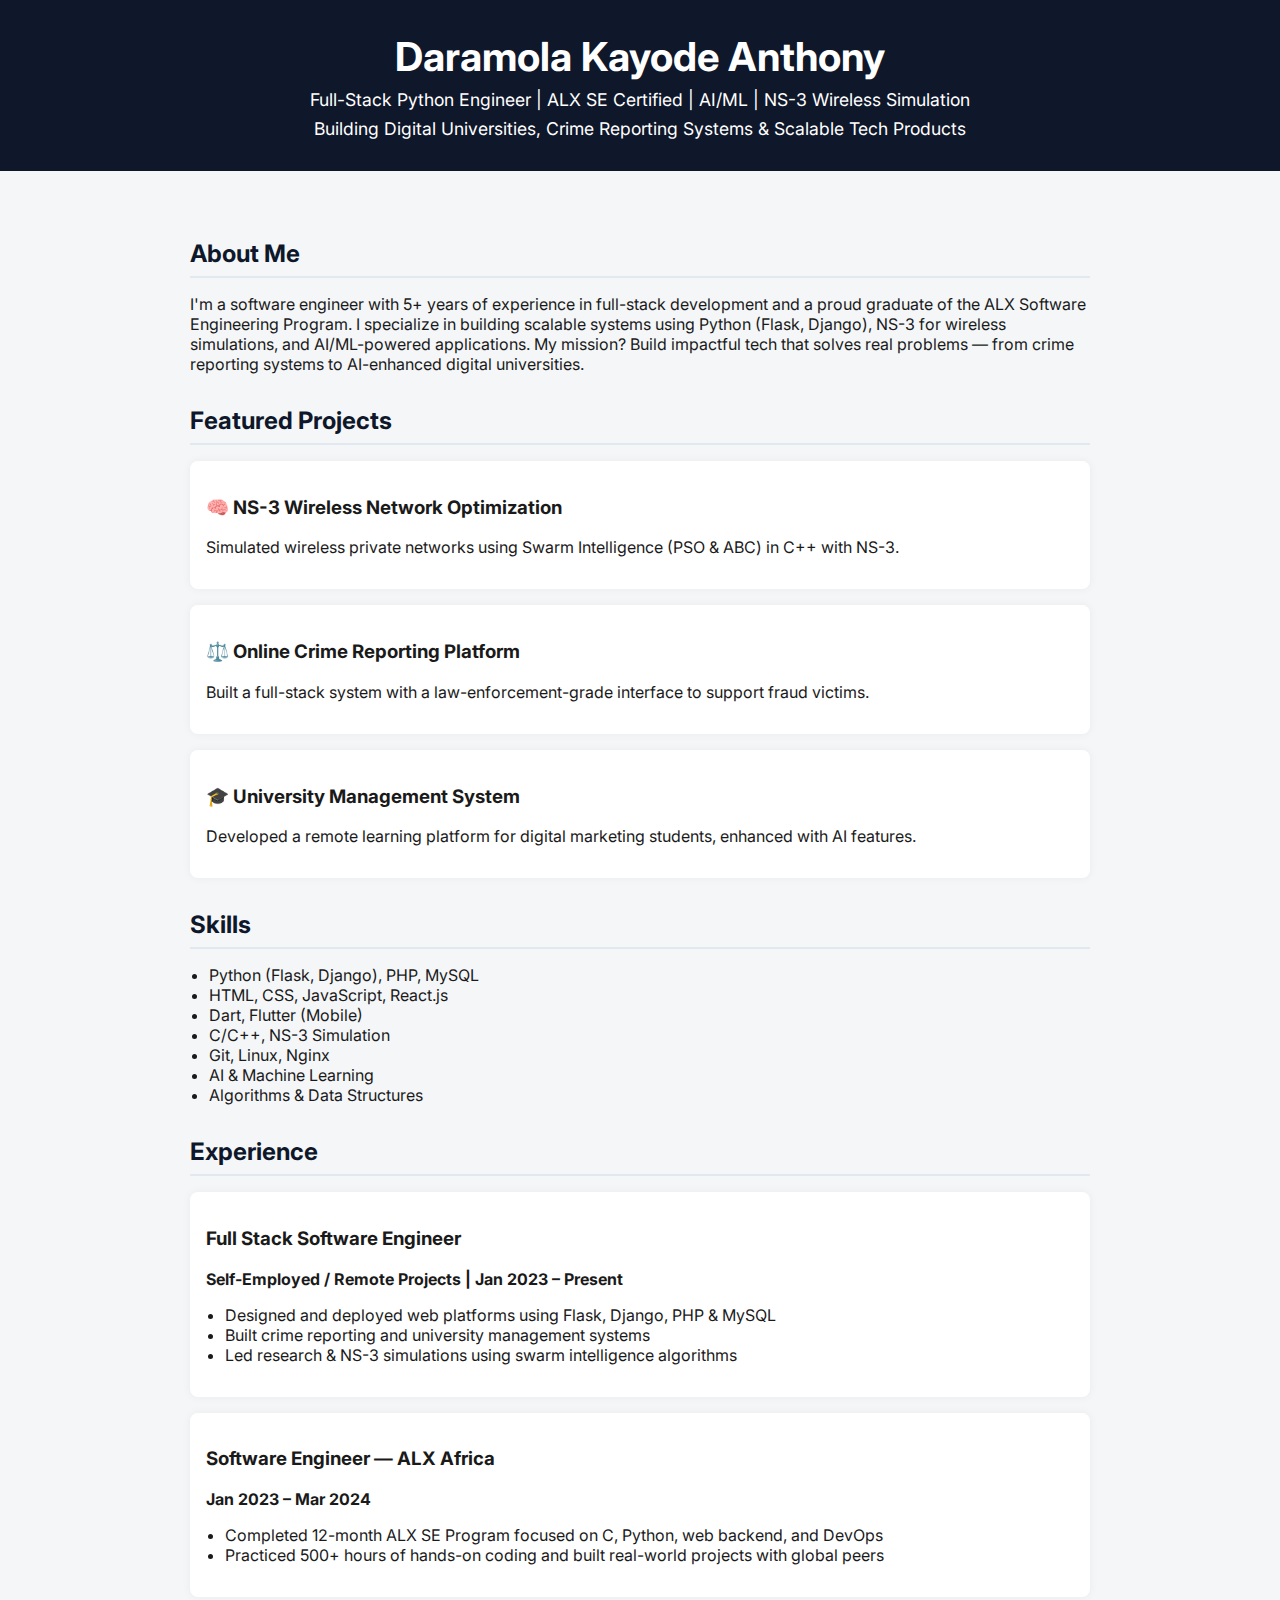
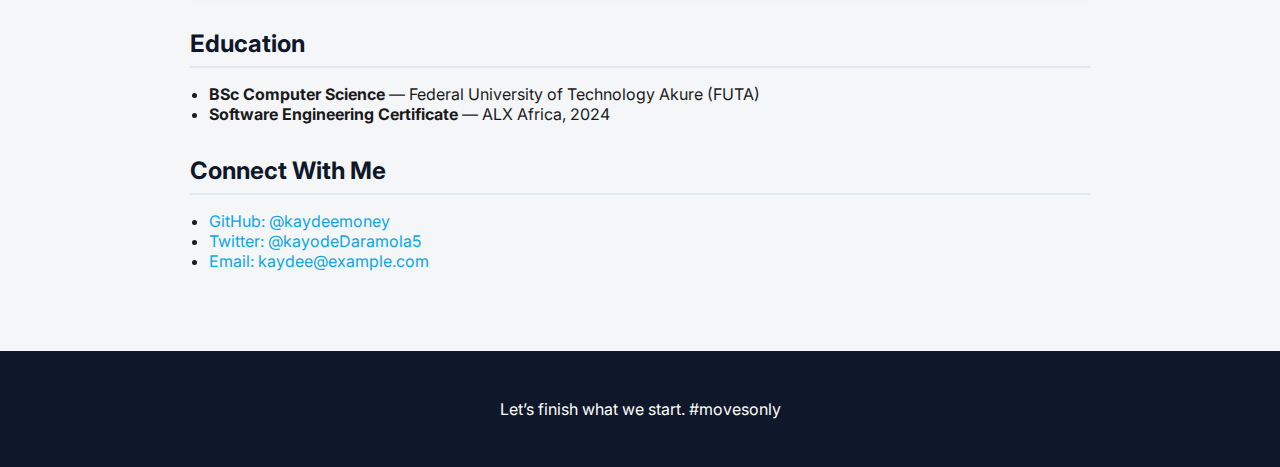
<file: i2.html>
<!DOCTYPE html>
<html lang="en">
<head>
  <meta charset="UTF-8" />
  <meta name="viewport" content="width=device-width, initial-scale=1.0"/>
  <title>Daramola Kayode Anthony | Full-Stack Engineer</title>
  <link href="https://fonts.googleapis.com/css2?family=Inter:wght@400;600;800&display=swap" rel="stylesheet">
  <style>
    body {
      margin: 0;
      font-family: 'Inter', sans-serif;
      background: #f4f6f8;
      color: #1a1a1a;
    }
    header {
      background: #0f172a;
      color: white;
      padding: 2rem;
      text-align: center;
    }
    header h1 {
      margin: 0;
      font-size: 2.5rem;
    }
    header p {
      margin: 0.5rem 0 0;
      font-size: 1.1rem;
      font-weight: 400;
    }
    main {
      max-width: 900px;
      margin: 2rem auto;
      padding: 1rem;
    }
    section {
      margin-bottom: 2rem;
    }
    h2 {
      color: #0f172a;
      font-size: 1.5rem;
      border-bottom: 2px solid #e2e8f0;
      padding-bottom: 0.5rem;
      margin-bottom: 1rem;
    }
    ul {
      padding-left: 1.2rem;
    }
    .project {
      background: white;
      padding: 1rem;
      border-radius: 0.5rem;
      margin-bottom: 1rem;
      box-shadow: 0 0 10px rgba(0,0,0,0.05);
    }
    footer {
      text-align: center;
      padding: 2rem;
      background: #0f172a;
      color: white;
    }
    a {
      color: #0ea5e9;
      text-decoration: none;
    }
  </style>
</head>
<body>

  <header>
    <h1>Daramola Kayode Anthony</h1>
    <p>Full-Stack Python Engineer | ALX SE Certified | AI/ML | NS-3 Wireless Simulation</p>
    <p>Building Digital Universities, Crime Reporting Systems & Scalable Tech Products</p>
  </header>

  <main>
    <section>
      <h2>About Me</h2>
      <p>
        I'm a software engineer with 5+ years of experience in full-stack development and a proud graduate of the ALX Software Engineering Program.
        I specialize in building scalable systems using Python (Flask, Django), NS-3 for wireless simulations, and AI/ML-powered applications. 
        My mission? Build impactful tech that solves real problems — from crime reporting systems to AI-enhanced digital universities.
      </p>
    </section>

    <section>
      <h2>Featured Projects</h2>

      <div class="project">
        <h3>🧠 NS-3 Wireless Network Optimization</h3>
        <p>Simulated wireless private networks using Swarm Intelligence (PSO & ABC) in C++ with NS-3.</p>
      </div>

      <div class="project">
        <h3>⚖️ Online Crime Reporting Platform</h3>
        <p>Built a full-stack system with a law-enforcement-grade interface to support fraud victims.</p>
      </div>

      <div class="project">
        <h3>🎓 University Management System</h3>
        <p>Developed a remote learning platform for digital marketing students, enhanced with AI features.</p>
      </div>

    </section>

    <section>
      <h2>Skills</h2>
      <ul>
        <li>Python (Flask, Django), PHP, MySQL</li>
        <li>HTML, CSS, JavaScript, React.js</li>
        <li>Dart, Flutter (Mobile)</li>
        <li>C/C++, NS-3 Simulation</li>
        <li>Git, Linux, Nginx</li>
        <li>AI & Machine Learning</li>
        <li>Algorithms & Data Structures</li>
      </ul>
    </section>

    <section>
      <h2>Experience</h2>

      <div class="project">
        <h3>Full Stack Software Engineer</h3>
        <p><strong>Self-Employed / Remote Projects | Jan 2023 – Present</strong></p>
        <ul>
          <li>Designed and deployed web platforms using Flask, Django, PHP & MySQL</li>
          <li>Built crime reporting and university management systems</li>
          <li>Led research & NS-3 simulations using swarm intelligence algorithms</li>
        </ul>
      </div>

      <div class="project">
        <h3>Software Engineer — ALX Africa</h3>
        <p><strong>Jan 2023 – Mar 2024</strong></p>
        <ul>
          <li>Completed 12-month ALX SE Program focused on C, Python, web backend, and DevOps</li>
          <li>Practiced 500+ hours of hands-on coding and built real-world projects with global peers</li>
        </ul>
      </div>

    </section>

    <section>
      <h2>Education</h2>
      <ul>
        <li><strong>BSc Computer Science</strong> — Federal University of Technology Akure (FUTA)</li>
        <li><strong>Software Engineering Certificate</strong> — ALX Africa, 2024</li>
      </ul>
    </section>

    <section>
      <h2>Connect With Me</h2>
      <ul>
        <li><a href="https://github.com/kaydeemoney" target="_blank">GitHub: @kaydeemoney</a></li>
        <li><a href="https://twitter.com/kayodeDaramola5" target="_blank">Twitter: @kayodeDaramola5</a></li>
        <li><a href="mailto:kaydee@example.com">Email: kaydee@example.com</a></li>
      </ul>
    </section>

  </main>

  <footer>
    <p>Let’s finish what we start. #movesonly</p>
  </footer>

</body>
</html>
</file>
